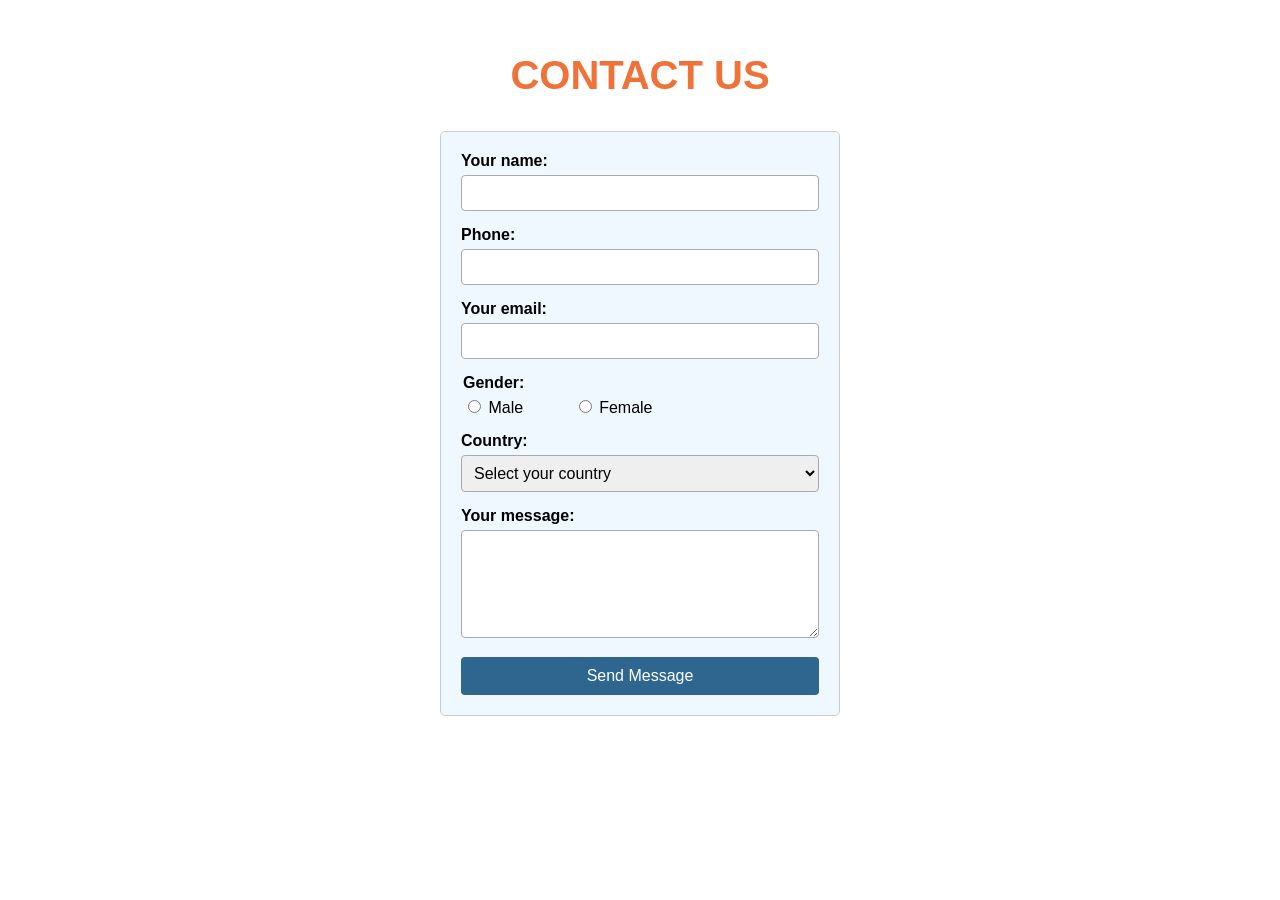
<file: form-demo-class/index.html>
<!doctype html>
<html lang="en">
  <head>
    <meta charset="UTF-8" />
    <meta name="viewport" content="width=device-width, initial-scale=1.0" />
    <link rel="stylesheet" href="style.css" type="text/css" />
    <title>Contact Us</title>
  </head>
  <body>
    <article>
      <h1>CONTACT US</h1>
      <form action="https://httpbin.org/post" method="post">
        <div class="field">
          <label for="name">Your name:</label>
          <input
            type="text"
            id="name"
            name="name"
            autocomplete="name"
            required
          />
        </div>

        <div class="field">
          <label for="phone">Phone:</label>
          <input type="tel" id="phone" name="phone" autocomplete="tel" required />
        </div>

        <div class="field">
          <label for="email">Your email:</label>
          <input
            type="email"
            id="email"
            name="email"
            autocomplete="email"
            required
          />
        </div>

        <fieldset class="field">
          <legend>Gender:</legend>
          <input type="radio" id="male" name="gender" value="male" required />
          <label for="male">Male</label> &nbsp;&nbsp;&nbsp;&nbsp;&nbsp;&nbsp;
          <input type="radio" id="female" name="gender" value="female" />
          <label for="female">Female</label>
        </fieldset>

        <div class="field">
          <label for="country">Country:</label>
          <select id="country" name="country" autocomplete="country" required>
            <option value="">Select your country</option>
            <option value="US">United States</option>
            <option value="CA">Canada</option>
            <option value="GB">United Kingdom</option>
            <option value="AU">Australia</option>
            <option value="VN">Vietnam</option>
            <option value="other">Other</option>
          </select>
        </div>

        <div class="field">
          <label for="message">Your message:</label>
          <textarea id="message" name="message" rows="5" required></textarea>
        </div>

        <button type="submit">Send Message</button>
      </form>
    </article>
  </body>
</html>
</file>
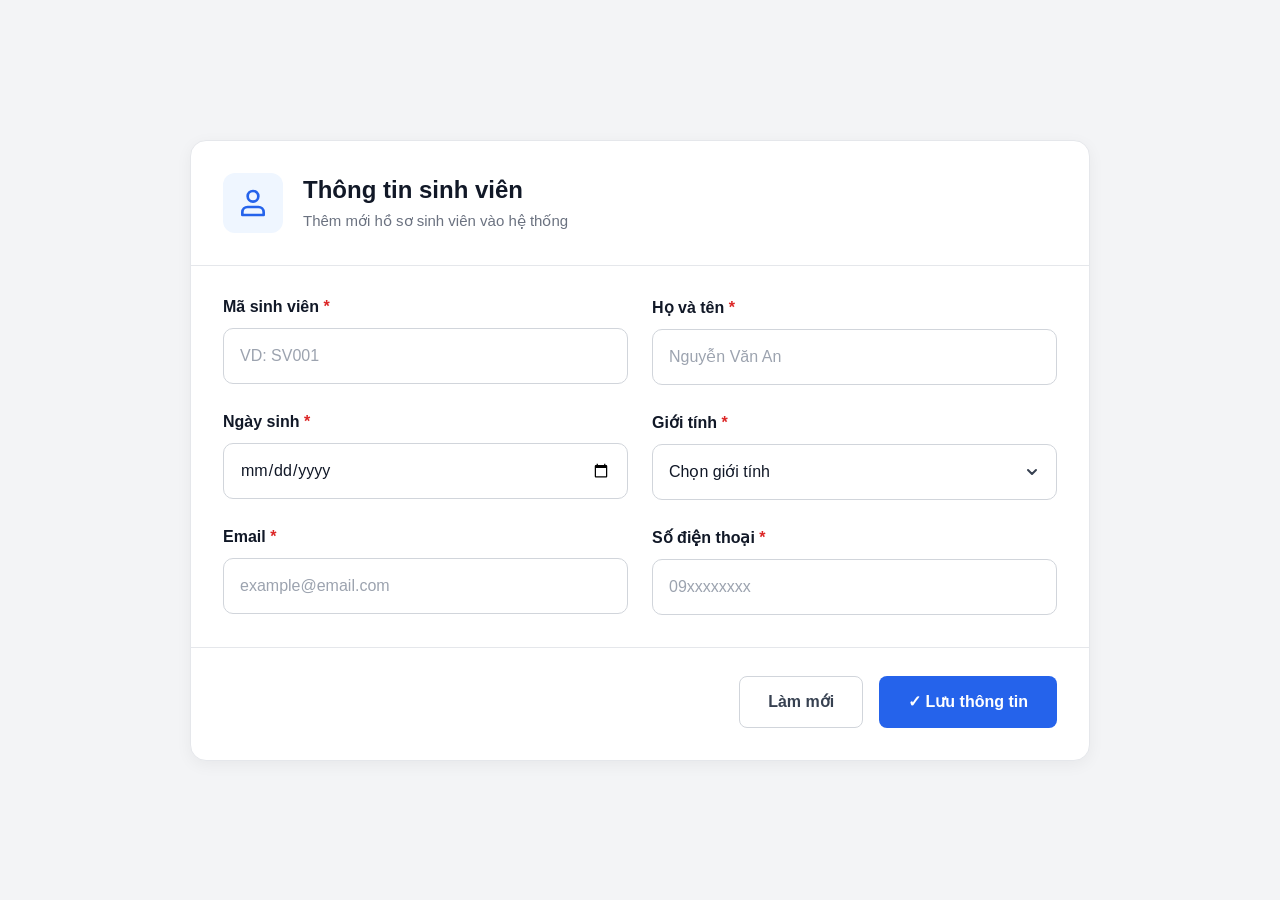
<file: form-excercise/index.html>
<!DOCTYPE html>
<html lang="vi">
<head>
    <meta charset="UTF-8">
    <meta name="viewport" content="width=device-width, initial-scale=1.0">
    <title>Thông tin sinh viên</title>
    <link rel="stylesheet" href="style.css">
</head>
<body>
    <main class="card">
        <header class="card-header">
            <div class="header-icon">
                <svg viewBox="0 0 24 24" fill="none" stroke="currentColor" stroke-width="2"
                    stroke-linecap="round" stroke-linejoin="round" aria-hidden="true">
                    <circle cx="12" cy="7" r="4"></circle>
                    <path d="M4 21v-2a4 4 0 0 1 4-4h8a4 4 0 0 1 4 4v2z"></path>
                </svg>
            </div>
            <div>
                <h1>Thông tin sinh viên</h1>
                <p>Thêm mới hồ sơ sinh viên vào hệ thống</p>
            </div>
        </header>

        <form action="#" method="post">
            <div class="form-grid">
                <div class="form-group">
                    <label for="student-id">Mã sinh viên <span class="required">*</span></label>
                    <input type="text" id="student-id" name="studentId" placeholder="VD: SV001" required>
                </div>

                <div class="form-group">
                    <label for="full-name">Họ và tên <span class="required">*</span></label>
                    <input type="text" id="full-name" name="fullName" placeholder="Nguyễn Văn An" required>
                </div>

                <div class="form-group">
                    <label for="birthday">Ngày sinh <span class="required">*</span></label>
                    <input type="date" id="birthday" name="birthday" required>
                </div>

                <div class="form-group">
                    <label for="gender">Giới tính <span class="required">*</span></label>
                    <select id="gender" name="gender" required>
                        <option value="" disabled selected>Chọn giới tính</option>
                        <option value="male">Nam</option>
                        <option value="female">Nữ</option>
                        <option value="other">Khác</option>
                    </select>
                </div>

                <div class="form-group">
                    <label for="email">Email <span class="required">*</span></label>
                    <input type="email" id="email" name="email" placeholder="example@email.com" required>
                </div>

                <div class="form-group">
                    <label for="phone">Số điện thoại <span class="required">*</span></label>
                    <input type="tel" id="phone" name="phone" placeholder="09xxxxxxxx"
                        pattern="0[0-9]{9}" title="Số điện thoại gồm 10 chữ số, bắt đầu bằng 0" required>
                </div>
            </div>

            <div class="form-actions">
                <button type="reset" class="btn btn-secondary">Làm mới</button>
                <button type="submit" class="btn btn-primary">✓ Lưu thông tin</button>
            </div>
        </form>
    </main>
</body>
</html>
</file>
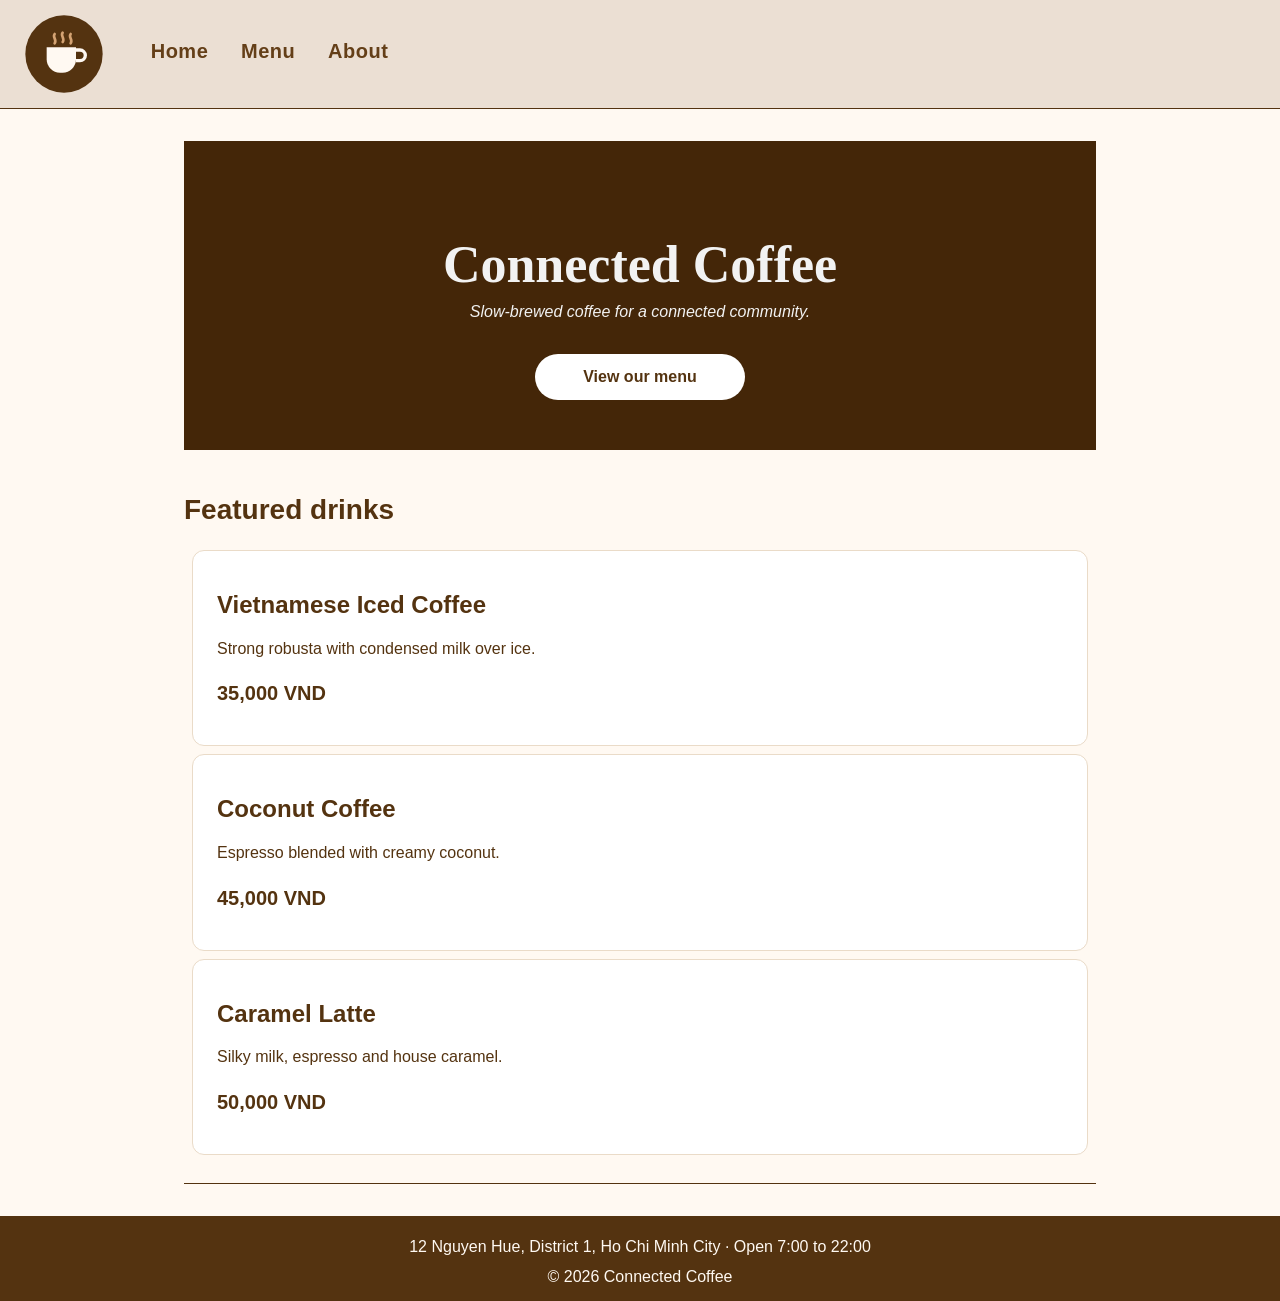
<file: Lab01-Connected-Coffee/index.html>
<!DOCTYPE html>
<html lang="en">
    <head>
        <meta charset="UTF-8">
        <meta name="viewport" content="width=device-width, initial-scale=1.0">
        <link rel="stylesheet" href="CSS/style.css">
        <title>Connected Coffee | Home</title>   
    </head> 
    <body>
        <header class="site-header">
            <img src="images/logo.svg" alt="Connected Coffee Logo" class="logo" width="80" height="80">
            <nav class="main-nav">
                &nbsp;&nbsp;&nbsp;&nbsp;
                <a href="#index.html">Home</a> &nbsp;&nbsp;
                <a href="#menu.html">Menu</a> &nbsp;&nbsp;
                <a href="#about.html">About</a>  
            </nav>
        </header>
        <main class="site-content">
            <section id="about" class="hero">
                <h1>Connected Coffee</h1>
                <p>Slow-brewed coffee for a connected community.</p>
                <a href="#menu.html" class="btn">View our menu</a>
            </section>
            <section id="menu" class="menu">
                <h2>Featured drinks</h2>
                <div class="menu-items">
                    <div class="menu-item">
                        <h3>Vietnamese Iced Coffee</h3>
                        <p class="description">Strong robusta with condensed milk over ice.</p>
                        <p class="price">35,000 VND</p>
                    </div>
                    <div class="menu-item">
                        <h3>Coconut Coffee</h3>
                        <p class="description">Espresso blended with creamy coconut.</p>
                        <p class="price">45,000 VND</p>
                    </div>
                    <div class="menu-item">
                        <h3>Caramel Latte</h3>
                        <p class="description">Silky milk, espresso and house caramel.</p>
                        <p class="price">50,000 VND</p>
                    </div>
                </div>
        </main>
        <footer class="site-footer">
            <address class="contact-info">
                12 Nguyen Hue, District 1, Ho Chi Minh City · Open 7:00 to 22:00
            </address>
            <p>&copy; 2026 Connected Coffee</p>
        </footer>
    </body>
</html>
</file>
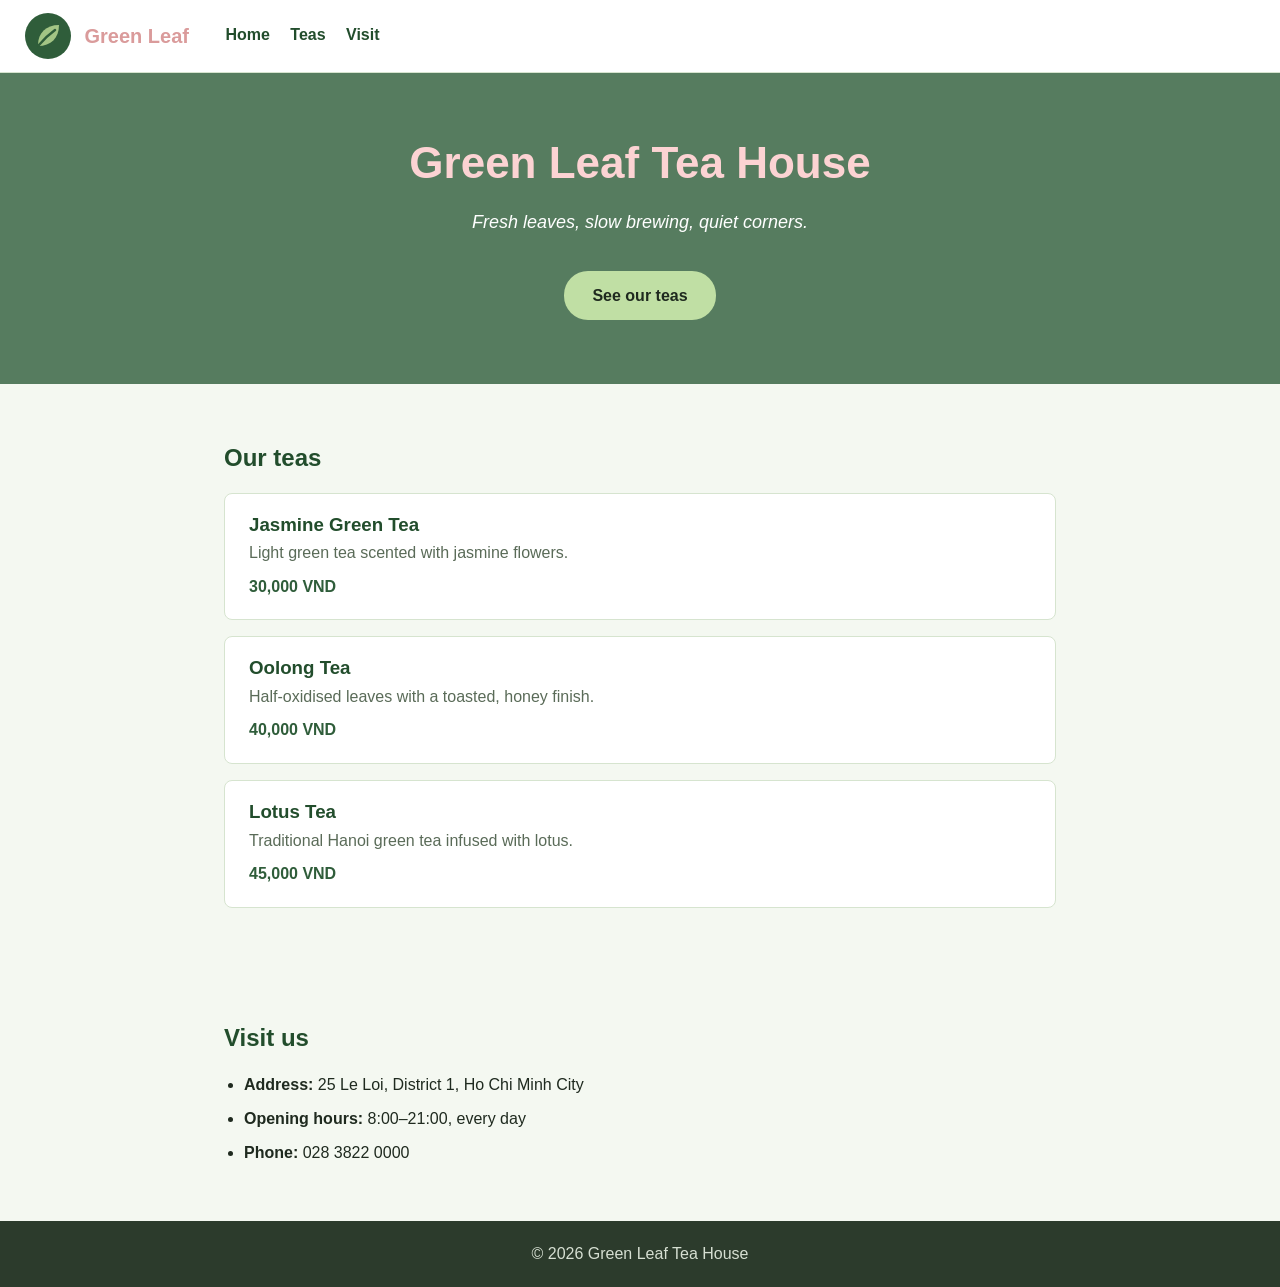
<file: Lab01/index.html>
<!DOCTYPE html>
<html lang="en">
<head>
  <meta charset="UTF-8">
  <meta name="viewport" content="width=device-width, initial-scale=1.0">
  <title>Green Leaf Tea House | Home</title>
  <link rel="stylesheet" href="css/styles.css">
</head>
<body>
  <header class="site-header">
    <img src="images/leaf.svg" alt="Green Leaf Tea House logo" width="48" height="48">
    <a href="index.html" class="logo">
      <span class="brand">Green Leaf</span>
    </a>
    <nav>
      <a href="index.html">Home</a>
      <a href="#teas">Teas</a>
      <a href="#visit">Visit</a>
    </nav>
  </header>

  <main>
    <section class="hero">
      <h1>Green Leaf Tea House</h1>
      <p>Fresh leaves, slow brewing, quiet corners.</p>
      <a class="btn" href="#teas">See our teas</a>
    </section>

    <section id="teas">
      <h2>Our teas</h2>
      <ul class="tea-list">
        <li class="tea">
          <h3>Jasmine Green Tea</h3>
          <p>Light green tea scented with jasmine flowers.</p>
          <p class="price">30,000 VND</p>
        </li>
        <li class="tea">
          <h3>Oolong Tea</h3>
          <p>Half-oxidised leaves with a toasted, honey finish.</p>
          <p class="price">40,000 VND</p>
        </li>
        <li class="tea">
          <h3>Lotus Tea</h3>
          <p>Traditional Hanoi green tea infused with lotus.</p>
          <p class="price">45,000 VND</p>
        </li>
      </ul>
    </section>

    <section id="visit" class="visit">
      <h2>Visit us</h2>
      <ul>
        <li><strong>Address:</strong> 25 Le Loi, District 1, Ho Chi Minh City</li>
        <li><strong>Opening hours:</strong> 8:00–21:00, every day</li>
        <li><strong>Phone:</strong> 028 3822 0000</li>
      </ul>
    </section>
  </main>

  <footer class="site-footer">
    <p>&copy; 2026 Green Leaf Tea House</p>
  </footer>
</body>
</html>
</file>
<file: form-demo-class/style.css>
*
{
    box-sizing: border-box;
}

body
{
    margin: 0;
    padding: 20px;
    font-family: Arial, sans-serif;
}

h1
{
    text-align: center;
    font-family: 'Segoe UI', Tahoma, Geneva, Verdana, sans-serif;
    font-size: 2.5em;
    color: #ef7238;
}

form
{
    max-width: 400px;
    margin: 0 auto;
    padding: 20px;
    border: 1px solid #ccc;
    border-radius: 5px;
    background-color: aliceblue;
}

.field
{
    margin-bottom: 15px;
}

fieldset
{
    padding: 0;
    border: none;
}

legend,
div.field > label
{
    display: block;
    margin-bottom: 5px;
    padding: 0;
    font-weight: bold;
}

fieldset label
{
    margin-right: 15px;
}

input:not([type="radio"]),
select,
textarea
{
    width: 100%;
    padding: 8px;
    border: 1px solid #aaa;
    border-radius: 4px;
    font: inherit;
}

textarea
{
    resize: vertical;
}

input:focus,
select:focus,
textarea:focus,
button:focus-visible
{
    outline: 2px solid steelblue;
    outline-offset: 1px;
}

button
{
    width: 100%;
    padding: 10px;
    border: none;
    border-radius: 4px;
    background-color: #2f6690;
    color: white;
    font: inherit;
    cursor: pointer;
}

button:hover
{
    background-color: #24516f;
}
</file>
<file: form-excercise/style.css>
* {
    margin: 0;
    padding: 0;
    box-sizing: border-box;
}

body {
    min-height: 100vh;
    display: flex;
    justify-content: center;
    align-items: center;
    padding: 24px;
    font-family: Arial, Helvetica, sans-serif;
    background-color: #f3f4f6;
    color: #111827;
}

/* Khung chứa form */
.card {
    width: 100%;
    max-width: 900px;
    background-color: #ffffff;
    border: 1px solid #e5e7eb;
    border-radius: 16px;
    box-shadow: 0 4px 16px rgba(0, 0, 0, 0.05);
}

/* Phần tiêu đề */
.card-header {
    display: flex;
    align-items: center;
    gap: 20px;
    padding: 32px;
    border-bottom: 1px solid #e5e7eb;
}

.header-icon {
    width: 60px;
    height: 60px;
    flex-shrink: 0;
    display: flex;
    justify-content: center;
    align-items: center;
    border-radius: 12px;
    background-color: #eff6ff;
    color: #2563eb;
}

.header-icon svg {
    width: 32px;
    height: 32px;
}

.card-header h1 {
    margin-bottom: 8px;
    font-size: 24px;
}

.card-header p {
    font-size: 15px;
    color: #6b7280;
}

/* Lưới 2 cột cho các trường nhập liệu */
.form-grid {
    display: grid;
    grid-template-columns: repeat(2, 1fr);
    gap: 28px 24px;
    padding: 32px;
}

.form-group {
    display: flex;
    flex-direction: column;
    gap: 12px;
}

.form-group label {
    font-size: 16px;
    font-weight: bold;
}

.required {
    color: #dc2626;
}

.form-group input,
.form-group select {
    width: 100%;
    height: 56px;
    padding: 0 16px;
    font-family: inherit;
    font-size: 16px;
    color: #111827;
    background-color: #ffffff;
    border: 1px solid #d1d5db;
    border-radius: 10px;
    outline: none;
    transition: border-color 0.2s, box-shadow 0.2s;
}

.form-group input::placeholder {
    color: #9ca3af;
}

.form-group input:focus,
.form-group select:focus {
    border-color: #2563eb;
    box-shadow: 0 0 0 3px rgba(37, 99, 235, 0.15);
}

/* Mũi tên tùy chỉnh cho ô chọn giới tính */
.form-group select {
    appearance: none;
    padding-right: 44px;
    background-image: url("data:image/svg+xml,%3Csvg xmlns='http://www.w3.org/2000/svg' viewBox='0 0 24 24' fill='none' stroke='%23374151' stroke-width='3' stroke-linecap='round' stroke-linejoin='round'%3E%3Cpath d='M6 9l6 6 6-6'/%3E%3C/svg%3E");
    background-repeat: no-repeat;
    background-position: right 16px center;
    background-size: 16px;
    cursor: pointer;
}

/* Khu vực nút bấm */
.form-actions {
    display: flex;
    justify-content: flex-end;
    gap: 16px;
    padding: 28px 32px 32px;
    border-top: 1px solid #e5e7eb;
}

.btn {
    height: 52px;
    padding: 0 28px;
    font-family: inherit;
    font-size: 16px;
    font-weight: bold;
    border: 1px solid transparent;
    border-radius: 8px;
    cursor: pointer;
    transition: background-color 0.2s;
}

.btn-secondary {
    background-color: #ffffff;
    border-color: #d1d5db;
    color: #374151;
}

.btn-secondary:hover {
    background-color: #f3f4f6;
}

.btn-primary {
    background-color: #2563eb;
    color: #ffffff;
}

.btn-primary:hover {
    background-color: #1d4ed8;
}

/* Màn hình nhỏ: chuyển thành 1 cột */
@media (max-width: 640px) {
    body {
        padding: 12px;
    }

    .card-header,
    .form-grid {
        padding: 20px;
    }

    .form-grid {
        grid-template-columns: 1fr;
    }

    .form-actions {
        flex-direction: column-reverse;
        padding: 20px;
    }
}
</file>
<file: Lab01-Connected-Coffee/CSS/style.css>
/* Đưa page về dạng box có border-box */
* {
  box-sizing: border-box;
}

/* Thiết lập các thuộc tính cơ bản cho body */
body {
  margin: 0;
  background-color: #fff9f2;
  color: #2d2118;
  font-family: Arial, sans-serif;
  line-height: 1.6;
}

/* Thiết lập các thuộc tính cơ bản cho header */
h1,
h2,
h3 {
  color: #543310;
  line-height: 1.2;
}

/* =========== HEADER AND NAVIGATION =========== */

.site-header {
  background-color: #ebdfd3;
  color: #543310;
  padding: 14px 24px;
  border-bottom: 1px solid #543310;
  position: sticky;
  top: 0;
}

.site-header img {
  vertical-align: middle;
}

.site-header nav {
  display: inline-block;
  margin-left: 20px;
}

.site-header nav a {
  color: #643f18;
  font-family: Arial, sans-serif;
  font-size: 20px;
  text-decoration: none;
  margin-right: 15px;
  font-weight: bold;
  letter-spacing: 0.5px;
}

.site-header nav a:hover {
  color: #281b10;
  text-decoration: underline;
}

/* =========== MAIN CONTENT =========== */

main {
  padding: 32px 24px;
  max-width: 960px;
  margin: 0 auto;
  background-color: #fff9f2;
}

.hero {
  text-align: center;
  background-color: #442608;
  color: #f2f2f2;
  padding: 50px 20px;
}

.hero h1 {
  color: #f2f2f2;
  font-family: Cambria, Cochin, Georgia, Times, "Times New Roman", serif;
  font-size: 52px;
  margin-bottom: 4px;
}

.hero p {
  font-size: 16px;
  font-style: italic;
  margin-top: -2px;
  margin-bottom: 30px;
}

.btn {
  display: inline-block;
  background-color: #ffffff;
  color: #543310;
  font-size: 16px;
  padding: 10px 48px;
  text-decoration: none;
  border-radius: 25px;
  font-weight: bold;
  transition: background-color 0.3s ease;
}

.btn:hover {
  border: 4px solid #c18f5a;
}

/* =========== Menu =========== */

.menu {
  display: relative;
  justify-content: space-between;
  align-items: center;
  background-color: #fff9f2;
  padding: 20px 0;
  border-bottom: 1px solid #543310;
}

.menu-item {
  margin: 8px; /* margin: space to the next card */
  padding: 16px 24px; /* padding: space inside the border */
  border: 1px solid #eadbc8; /* border: the outline */
  border-radius: 12px;
  background-color: #ffffff;
}

.menu h2 {
  color: #543310;
  font-family: arial, sans-serif;
  font-size: 28px;
  font-weight: 1200;
}

.menu-item h3 {
  color: #543310;
  font-family: arial, sans-serif;
  font-size: 24px;
  font-weight: 1200;
  margin-bottom: 4px;
}

.description {
  color: #543310;
  font-family: arial, sans-serif;
  font-size: 16px;
  font-weight: 400;
}

.price {
  color: #543310;
  font-family: arial, sans-serif;
  font-size: 20px;
  font-weight: bold;
  margin-top: 8px;
}

/* ========== FOOTER ========== */

.site-footer{
    padding: 8px;
  text-align: center;
  background-color: #543310;  /* brown background */
  color: #fff9f2;             /* cream text for enough contrast */
}

.site-footer address {
  font-style: normal;
  margin-top: 10px;

}

.site-footer p {
  margin: 4px 0;
}
</file>
<file: Lab01/css/styles.css>
/* ========== WHOLE PAGE ========== */
* {
  box-sizing: border-box;
}

body {
  margin: 0;
  font-family: Arial, Helvetica, sans-serif;
  line-height: 1.6;
  color: #1f2a1f;              /* main text */
  background-color: #f4f8f1;   /* very light green background */
}

h1,
h2,
h3 {
  color: #224d2c;              /* dark green */
  line-height: 1.2;
}

/* ========== HEADER ========== */
.site-header {
  padding: 12px 24px;
  background-color: #ffffff;
  border-bottom: 1px solid #d6e4cf;
  position: sticky;
  top: 0;
}

.site-header img {
  vertical-align: middle;
}

.site-header .logo {
  display: inline-block;
  vertical-align: middle;
  text-decoration: none;
}

.brand {
  margin-left: 8px;
  font-size: 20px;
  font-weight: bold;
  color: #da9b9b;
  vertical-align: middle;
}

.site-header nav {
  display: inline-block;
  margin-left: 32px;
}

.site-header nav a {
  margin-right: 16px;
  color: #224d2c;
  font-weight: bold;
  text-decoration: none;
}

.site-header nav a:hover {
  text-decoration: underline;
}

/* ========== HERO: dark background, light text ========== */
.hero {
  padding: 64px 24px;
  text-align: center;
  background-color: #567c5f;
  color: #ffffff;
}

.hero h1 {
  margin: 0 0 8px;
  font-size: 44px;
  color: #fcd3d3;              /* overrides the shared h1 color */
}

.hero p {
  font-size: 18px;
  font-style: italic;
  font-weight: normal;
}

.btn {
  display: inline-block;
  margin-top: 16px;
  padding: 12px 28px;
  border-radius: 24px;         /* pill shape */
  background-color: #c0dfa4;
  color: #1f2a1f;
  font-weight: bold;
  text-decoration: none;
}

.btn:hover {
  background-color: #ffffff;
}

/* ========== OTHER SECTIONS ========== */
#teas,
.visit {
  max-width: 880px;
  margin: 0 auto;
  padding: 40px 24px;
}

/* ========== TEA CARDS ========== */
.tea-list {
  padding: 0;
  list-style: none;
}

.tea {
  margin-bottom: 16px;
  padding: 20px 24px;
  border: 1px solid #d6e4cf;
  border-radius: 8px;
  background-color: #ffffff;
}

.tea h3 {
  margin: 0 0 4px;
}

.tea p {
  margin: 0;
  color: #5a6b58;
}

.tea .price {
  margin-top: 8px;
  color: #2f5d3a;
  font-weight: bold;
}

/* ========== VISIT US ========== */
.visit ul {
  padding-left: 20px;          /* keep the bullets */
}

.visit li {
  margin-bottom: 8px;
}

/* ========== FOOTER ========== */
.site-footer {
  padding: 20px;
  text-align: center;
  background-color: #2c3b2c;
  color: #d6dfd2;
}

.site-footer p {
  margin: 0;
}
</file>
